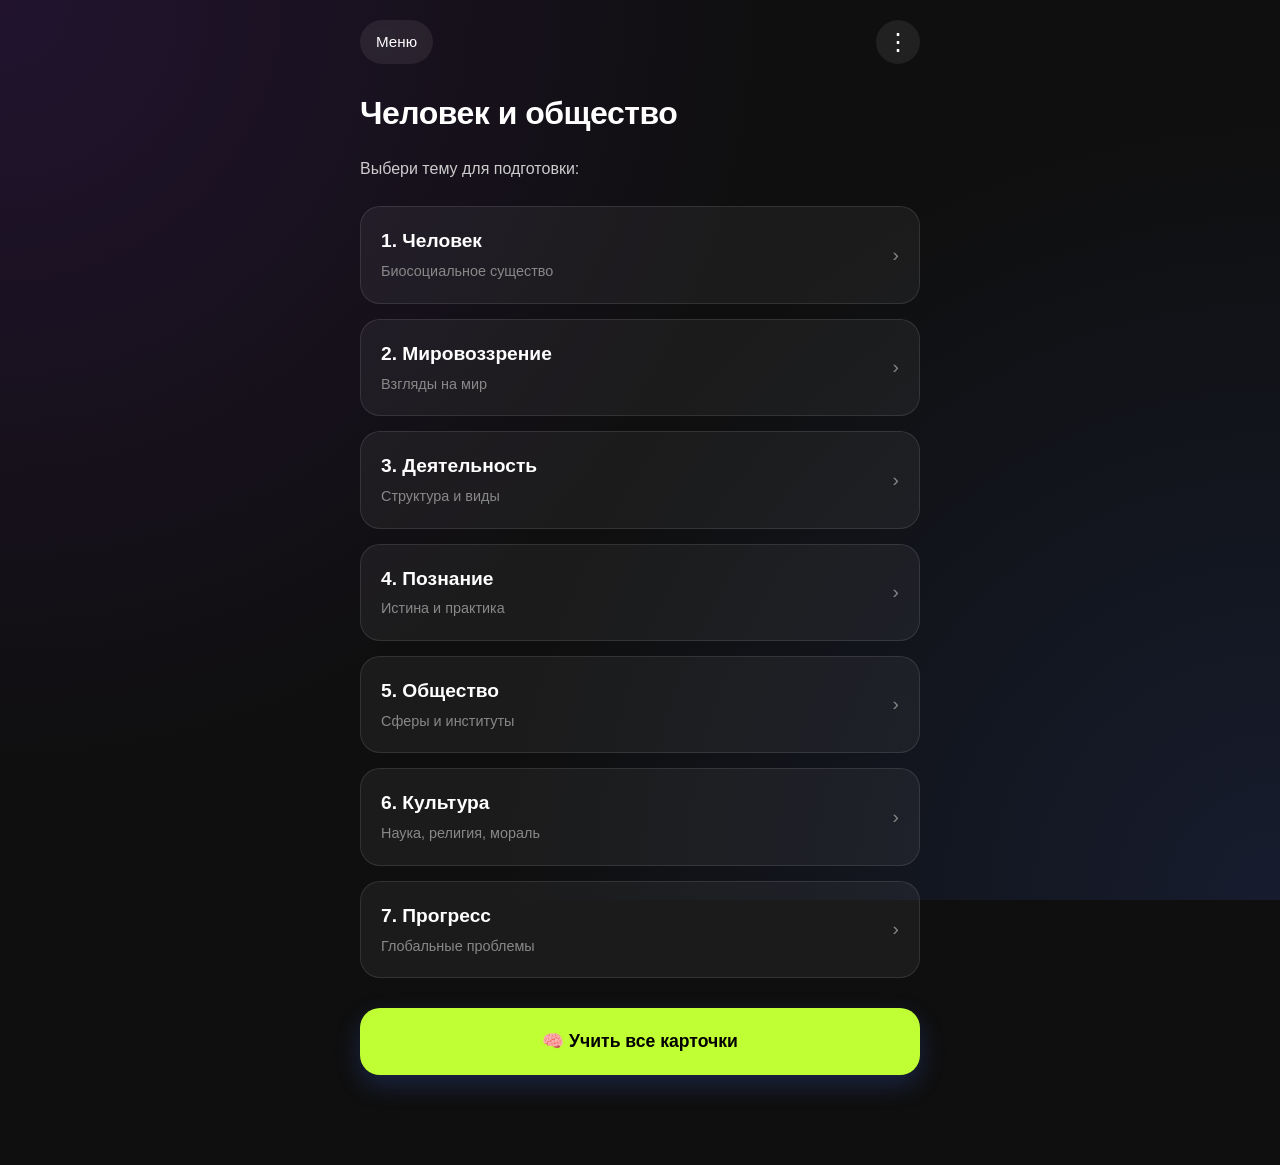
<file: index.html>
<!DOCTYPE html>
<html lang="ru">
<head>
    <meta charset="UTF-8">
    <meta name="viewport" content="width=device-width, initial-scale=1.0">
    <title>Человек и общество</title>
    <link rel="stylesheet" href="style.css">
</head>
<body>
    <div class="content-page">
        
        <!-- Верхнее меню как в темах (для красоты добавлена кнопка-таблетка) -->
        <div class="top-nav">
            <div class="back-btn" style="cursor: default;">Меню</div>
            <!-- Три точки для перехода к карточкам -->
            <div class="menu-container">
                <button class="menu-btn" onclick="document.querySelector('.menu-dropdown').classList.toggle('active')">⋮</button>
                <div class="menu-dropdown">
                    <a href="#" onclick="document.getElementById('start-flashcards').click(); return false;">🧠 Карточки</a>
                </div>
            </div>
        </div>

        <h1>Человек и общество</h1>
        <p>Выбери тему для подготовки:</p>

        <!-- Список тем в стиле приложения -->
        <div class="theme-list">
            <a href="1-chelovek.html" class="theme-item">
                <div>
                    <h3 style="margin: 0 0 5px 0; color: #fff;">1. Человек</h3>
                    <p style="margin: 0; font-size: 0.9rem; color: #888;">Биосоциальное существо</p>
                </div>
                <span style="color: #888; font-size: 1.2rem;">›</span>
            </a>

            <a href="2-mirovozzrenie.html" class="theme-item">
                <div>
                    <h3 style="margin: 0 0 5px 0; color: #fff;">2. Мировоззрение</h3>
                    <p style="margin: 0; font-size: 0.9rem; color: #888;">Взгляды на мир</p>
                </div>
                <span style="color: #888; font-size: 1.2rem;">›</span>
            </a>

            <a href="3-deyatelnost.html" class="theme-item">
                <div>
                    <h3 style="margin: 0 0 5px 0; color: #fff;">3. Деятельность</h3>
                    <p style="margin: 0; font-size: 0.9rem; color: #888;">Структура и виды</p>
                </div>
                <span style="color: #888; font-size: 1.2rem;">›</span>
            </a>

            <a href="4-poznanie.html" class="theme-item">
                <div>
                    <h3 style="margin: 0 0 5px 0; color: #fff;">4. Познание</h3>
                    <p style="margin: 0; font-size: 0.9rem; color: #888;">Истина и практика</p>
                </div>
                <span style="color: #888; font-size: 1.2rem;">›</span>
            </a>

            <a href="5-obschestvo.html" class="theme-item">
                <div>
                    <h3 style="margin: 0 0 5px 0; color: #fff;">5. Общество</h3>
                    <p style="margin: 0; font-size: 0.9rem; color: #888;">Сферы и институты</p>
                </div>
                <span style="color: #888; font-size: 1.2rem;">›</span>
            </a>

            <a href="6-kultura.html" class="theme-item">
                <div>
                    <h3 style="margin: 0 0 5px 0; color: #fff;">6. Культура</h3>
                    <p style="margin: 0; font-size: 0.9rem; color: #888;">Наука, религия, мораль</p>
                </div>
                <span style="color: #888; font-size: 1.2rem;">›</span>
            </a>

            <a href="7-progress.html" class="theme-item">
                <div>
                    <h3 style="margin: 0 0 5px 0; color: #fff;">7. Прогресс</h3>
                    <p style="margin: 0; font-size: 0.9rem; color: #888;">Глобальные проблемы</p>
                </div>
                <span style="color: #888; font-size: 1.2rem;">›</span>
            </a>
        </div>

        <!-- Синяя кнопка карточек (как блок Конституции в темах) -->
        <a href="#" class="card-all" id="start-flashcards" style="margin-top: 30px;">
            🧠 Учить все карточки
        </a>
    </div>

    <!-- Модальное окно карточек -->
    <div id="flashcard-modal" class="modal">
        <span class="close-modal">&times;</span>
        <div class="card-wrapper">
            <div id="flashcard" class="flashcard">
                <div id="fc-question" class="question"></div>
                <div id="fc-answer" class="answer"></div>
                <button id="fc-reveal" class="btn-reveal">Показать ответ</button>
            </div>
        </div>
        <div class="swipe-hints">
            <span class="hint-left">← Не верно</span>
            <span class="hint-right">Верно →</span>
        </div>
    </div>

    <script>
        const cards = [
            // 1. Человек
            { q: "Что такое человек?", a: "Биосоциальное существо, обладающее даром мышления и речи, способностью создавать орудия труда." },
            { q: "Статья 2 Конституции РФ?", a: "Человек, его права и свободы являются высшей ценностью." },
            { q: "Что такое индивид?", a: "Единичный представитель человеческого рода (биологические свойства)." },
            { q: "Что такое индивидуальность?", a: "Неповторимое сочетание биологических и социальных качеств." },
            { q: "Что такое личность?", a: "Человек как субъект социальных отношений и сознательной деятельности." },
            { q: "Статья 21 Конституции РФ?", a: "Достоинство личности охраняется государством. Ничто не может быть основанием для его умаления." },
            { q: "Пирамида потребностей по Маслоу?", a: "Физиологические → безопасность → социальные → уважение → самоактуализация." },
            
            // 2. Мировоззрение
            { q: "Что такое мировоззрение?", a: "Система взглядов человека на мир и своё место в нём." },
            { q: "Типы мировоззрения?", a: "Обыденное (житейское), религиозное, философское, научное." },
            { q: "Статья 13 Конституции РФ?", a: "В РФ признается идеологическое многообразие. Никакая идеология не может устанавливаться в качестве государственной." },
            { q: "Статья 29 Конституции РФ?", a: "Каждому гарантируется свобода мысли и слова. Цензура запрещается." },

            // 3. Деятельность
            { q: "Что такое деятельность?", a: "Специфически человеческая форма активного отношения к миру, направленная на его преобразование." },
            { q: "Структура деятельности?", a: "Субъект → объект → цель → мотив → средства → действия → результат." },
            { q: "Виды деятельности?", a: "Игра, учение, труд, общение." },
            { q: "Что такое свобода?", a: "Возможность действовать в соответствии со своими целями на основе познания необходимости." },
            { q: "Статья 17 Конституции РФ?", a: "Осуществление прав и свобод человека не должно нарушать права и свободы других лиц." },

            // 4. Познание
            { q: "Что такое познание?", a: "Процесс получения знаний о мире." },
            { q: "Уровни познания?", a: "Чувственное (ощущение, восприятие, представление) и рациональное (понятие, суждение, умозаключение)." },
            { q: "Что такое абсолютная истина?", a: "Полное, исчерпывающее знание о предмете." },
            { q: "Что такое относительная истина?", a: "Неполное, приблизительное, зависящее от условий знание." },
            { q: "Главный критерий истины?", a: "Практика." },

            // 5. Общество
            { q: "Что такое общество?", a: "Обособившаяся от природы, но тесно связанная с ней часть материального мира." },
            { q: "Сферы общества?", a: "Экономическая, социальная, политическая, духовная." },
            { q: "Что такое социальный институт?", a: "Исторически сложившаяся устойчивая форма организации совместной деятельности людей." },
            { q: "Статья 38 Конституции РФ?", a: "Материнство и детство, семья находятся под защитой государства." },
            { q: "Статья 42 Конституции РФ?", a: "Каждый имеет право на благоприятную окружающую среду." },

            // 6. Культура
            { q: "Что такое культура?", a: "Всё, что создано человеком (материальная и духовная культура)." },
            { q: "Формы культуры?", a: "Народная, массовая, элитарная." },
            { q: "Особенности науки?", a: "Объективность, системность, доказательность, проверяемость, рациональность." },
            { q: "Статья 43 Конституции РФ?", a: "Каждый имеет право на образование. Основное общее образование обязательно." },
            { q: "Статья 14 Конституции РФ?", a: "Российская Федерация — светское государство. Никакая религия не может устанавливаться в качестве государственной." },
            { q: "Функции искусства?", a: "Эстетическая, познавательная, воспитательная, коммуникативная, гедонистическая." },

            // 7. Прогресс
            { q: "Что такое прогресс?", a: "Движение от низшего к высшему, от простого к сложному." },
            { q: "Формы общественных изменений?", a: "Эволюция, революция, реформа." },
            { q: "Типы обществ?", a: "Традиционное, индустриальное, постиндустриальное (информационное)." },
            { q: "Что такое глобализация?", a: "Усиление взаимосвязи и взаимозависимости стран и народов." },
            { q: "Глобальные проблемы?", a: "Экологические, демографические, угроза войны, разрыв Север–Юг, пандемии." }
        ];

        document.addEventListener('DOMContentLoaded', () => {
            const btn = document.getElementById('start-flashcards'), 
                  modal = document.getElementById('flashcard-modal'), 
                  cardEl = document.getElementById('flashcard'), 
                  qText = document.getElementById('fc-question'), 
                  aText = document.getElementById('fc-answer'), 
                  btnReveal = document.getElementById('fc-reveal'), 
                  closeBtn = document.querySelector('.close-modal');
            
            let idx = 0;
            cards.sort(() => Math.random() - 0.5);

            function loadCard() { 
                qText.textContent = cards[idx].q; 
                aText.textContent = cards[idx].a; 
                aText.classList.remove('show'); 
                btnReveal.style.display = 'block'; 
                cardEl.classList.remove('swipe-right', 'swipe-left'); 
                cardEl.style.transition = 'none'; 
                cardEl.style.transform = 'translateX(0) rotate(0deg)'; 
                setTimeout(() => cardEl.style.transition = 'transform 0.3s ease, opacity 0.3s ease', 10); 
            }

            function nextCard() { 
                idx = (idx + 1) % cards.length; 
                loadCard(); 
            }

            btn.addEventListener('click', (e) => { 
                e.preventDefault(); 
                idx = 0; 
                loadCard(); 
                modal.classList.add('active'); 
            });
            
            closeBtn.addEventListener('click', () => modal.classList.remove('active'));
            btnReveal.addEventListener('click', () => { aText.classList.add('show'); btnReveal.style.display = 'none'; });

            let startX = 0, currentX = 0;
            cardEl.addEventListener('touchstart', (e) => { startX = e.touches[0].clientX; cardEl.style.transition = 'none'; });
            cardEl.addEventListener('touchmove', (e) => { currentX = e.touches[0].clientX - startX; cardEl.style.transform = `translateX(${currentX}px) rotate(${currentX * 0.05}deg)`; });
            cardEl.addEventListener('touchend', () => {
                cardEl.style.transition = 'transform 0.3s ease, opacity 0.3s ease';
                if (currentX > 100) {
                    cardEl.style.transform = `translateX(150%) rotate(15deg)`; cardEl.style.opacity = '0';
                    setTimeout(() => { nextCard(); cardEl.style.opacity = '1'; }, 300);
                } else if (currentX < -100) {
                    cardEl.style.transform = `translateX(-150%) rotate(-15deg)`; cardEl.style.opacity = '0';
                    setTimeout(() => { nextCard(); cardEl.style.opacity = '1'; }, 300);
                } else {
                    cardEl.style.transform = `translateX(0) rotate(0deg)`;
                }
                currentX = 0;
            });
        });
    </script>
</body>
</html>
</file>
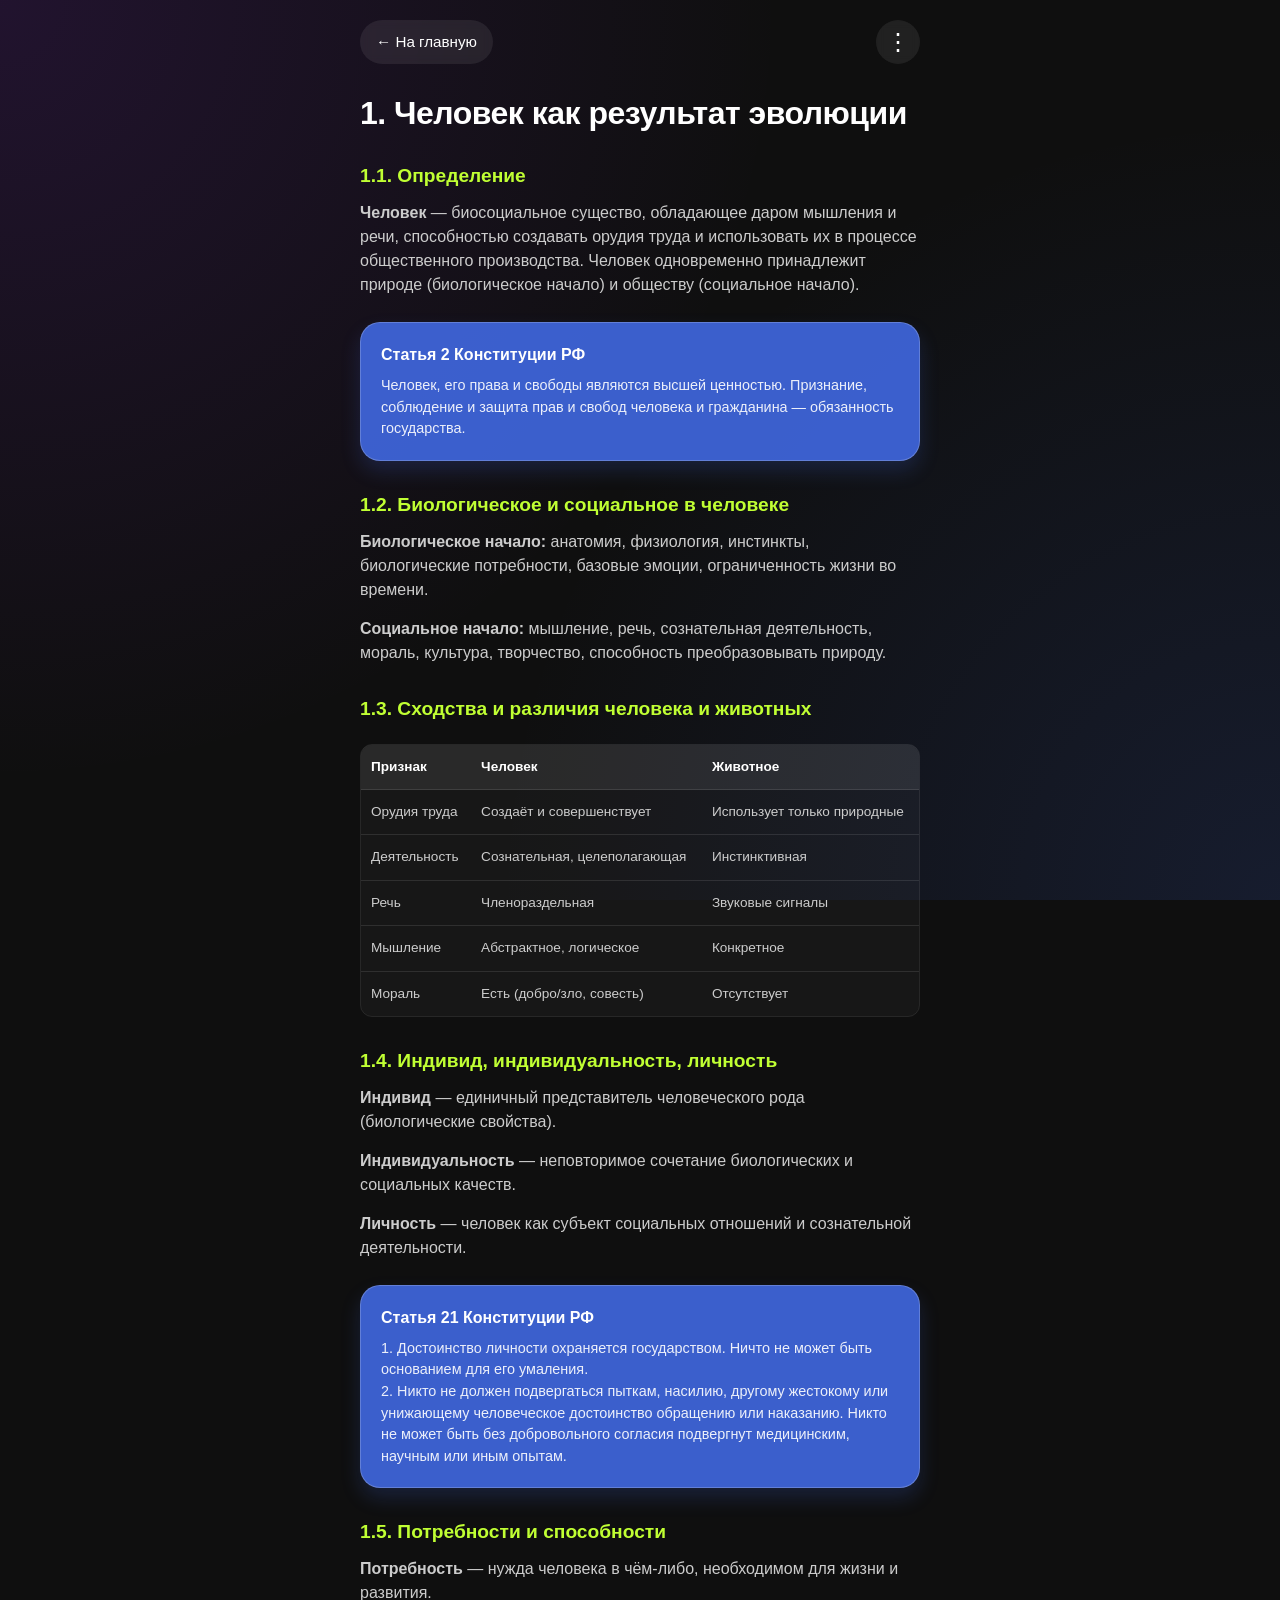
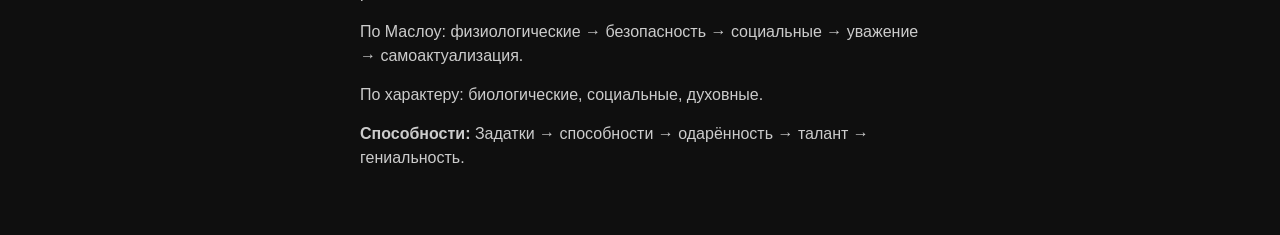
<file: 1-chelovek.html>
<!DOCTYPE html>
<html lang="ru">
<head>
    <meta charset="UTF-8">
    <meta name="viewport" content="width=device-width, initial-scale=1.0">
    <title>1. Человек</title>
    <link rel="stylesheet" href="style.css">
</head>
<body>
    <div class="content-page">
        <div class="top-nav">
            <a href="index.html" class="back-btn">← На главную</a>
            <div class="menu-container">
                <button class="menu-btn" onclick="document.querySelector('.menu-dropdown').classList.toggle('active')">⋮</button>
                <div class="menu-dropdown">
                    <a href="index.html">🏠 На главную</a>
                    <a href="2-mirovozzrenie.html">2. Мировоззрение →</a>
                </div>
            </div>
        </div>

        <h1>1. Человек как результат эволюции</h1>
        
        <h3>1.1. Определение</h3>
        <p><strong>Человек</strong> — биосоциальное существо, обладающее даром мышления и речи, способностью создавать орудия труда и использовать их в процессе общественного производства. Человек одновременно принадлежит природе (биологическое начало) и обществу (социальное начало).</p>

        <div class="constitution-block">
            <h4>Статья 2 Конституции РФ</h4>
            <p>Человек, его права и свободы являются высшей ценностью. Признание, соблюдение и защита прав и свобод человека и гражданина — обязанность государства.</p>
        </div>

        <h3>1.2. Биологическое и социальное в человеке</h3>
        <p><strong>Биологическое начало:</strong> анатомия, физиология, инстинкты, биологические потребности, базовые эмоции, ограниченность жизни во времени.</p>
        <p><strong>Социальное начало:</strong> мышление, речь, сознательная деятельность, мораль, культура, творчество, способность преобразовывать природу.</p>

        <h3>1.3. Сходства и различия человека и животных</h3>
        <div class="table-container">
            <table>
                <tr><th>Признак</th><th>Человек</th><th>Животное</th></tr>
                <tr><td>Орудия труда</td><td>Создаёт и совершенствует</td><td>Использует только природные</td></tr>
                <tr><td>Деятельность</td><td>Сознательная, целеполагающая</td><td>Инстинктивная</td></tr>
                <tr><td>Речь</td><td>Членораздельная</td><td>Звуковые сигналы</td></tr>
                <tr><td>Мышление</td><td>Абстрактное, логическое</td><td>Конкретное</td></tr>
                <tr><td>Мораль</td><td>Есть (добро/зло, совесть)</td><td>Отсутствует</td></tr>
            </table>
        </div>

        <h3>1.4. Индивид, индивидуальность, личность</h3>
        <p><strong>Индивид</strong> — единичный представитель человеческого рода (биологические свойства).</p>
        <p><strong>Индивидуальность</strong> — неповторимое сочетание биологических и социальных качеств.</p>
        <p><strong>Личность</strong> — человек как субъект социальных отношений и сознательной деятельности.</p>

        <div class="constitution-block">
            <h4>Статья 21 Конституции РФ</h4>
            <p>1. Достоинство личности охраняется государством. Ничто не может быть основанием для его умаления.<br>
            2. Никто не должен подвергаться пыткам, насилию, другому жестокому или унижающему человеческое достоинство обращению или наказанию. Никто не может быть без добровольного согласия подвергнут медицинским, научным или иным опытам.</p>
        </div>

        <h3>1.5. Потребности и способности</h3>
        <p><strong>Потребность</strong> — нужда человека в чём-либо, необходимом для жизни и развития.</p>
        <p>По Маслоу: физиологические → безопасность → социальные → уважение → самоактуализация.</p>
        <p>По характеру: биологические, социальные, духовные.</p>
        <p><strong>Способности:</strong> Задатки → способности → одарённость → талант → гениальность.</p>
    </div>
</body>
</html>
</file>
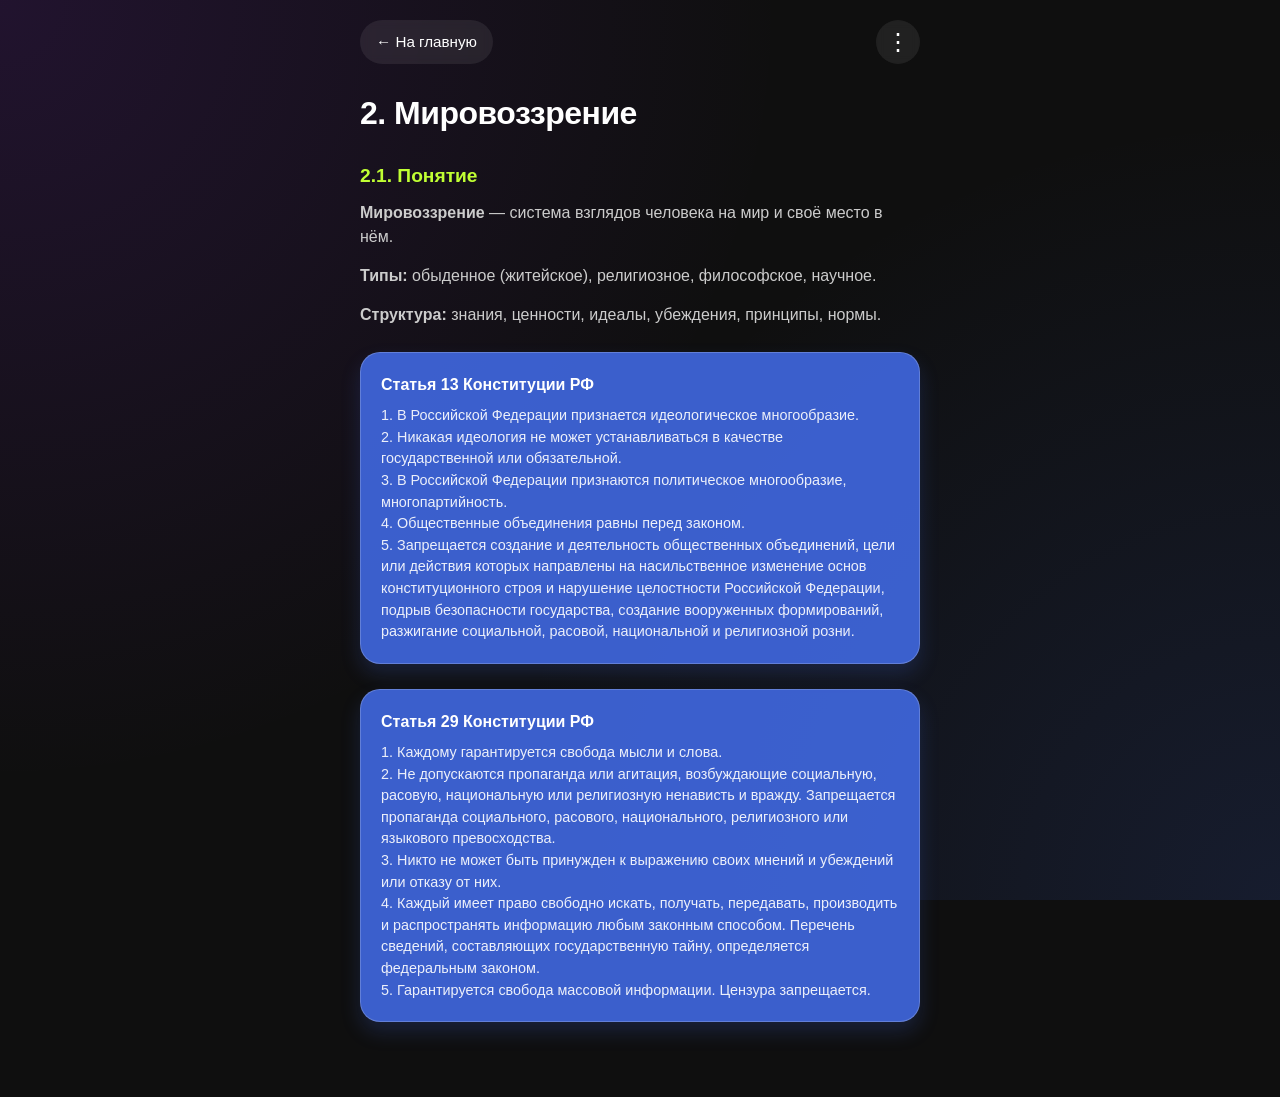
<file: 2-mirovozzrenie.html>
<!DOCTYPE html>
<html lang="ru">
<head>
    <meta charset="UTF-8">
    <meta name="viewport" content="width=device-width, initial-scale=1.0">
    <title>2. Мировоззрение</title>
    <link rel="stylesheet" href="style.css">
</head>
<body>
    <div class="content-page">
        <div class="top-nav">
            <a href="index.html" class="back-btn">← На главную</a>
            <div class="menu-container">
                <button class="menu-btn" onclick="document.querySelector('.menu-dropdown').classList.toggle('active')">⋮</button>
                <div class="menu-dropdown">
                    <a href="index.html">🏠 На главную</a>
                    <a href="1-chelovek.html">← 1. Человек</a>
                    <a href="3-deyatelnost.html">3. Деятельность →</a>
                </div>
            </div>
        </div>

        <h1>2. Мировоззрение</h1>
        
        <h3>2.1. Понятие</h3>
        <p><strong>Мировоззрение</strong> — система взглядов человека на мир и своё место в нём.</p>
        <p><strong>Типы:</strong> обыденное (житейское), религиозное, философское, научное.</p>
        <p><strong>Структура:</strong> знания, ценности, идеалы, убеждения, принципы, нормы.</p>

        <div class="constitution-block">
            <h4>Статья 13 Конституции РФ</h4>
            <p>1. В Российской Федерации признается идеологическое многообразие.<br>
            2. Никакая идеология не может устанавливаться в качестве государственной или обязательной.<br>
            3. В Российской Федерации признаются политическое многообразие, многопартийность.<br>
            4. Общественные объединения равны перед законом.<br>
            5. Запрещается создание и деятельность общественных объединений, цели или действия которых направлены на насильственное изменение основ конституционного строя и нарушение целостности Российской Федерации, подрыв безопасности государства, создание вооруженных формирований, разжигание социальной, расовой, национальной и религиозной розни.</p>
        </div>

        <div class="constitution-block">
            <h4>Статья 29 Конституции РФ</h4>
            <p>1. Каждому гарантируется свобода мысли и слова.<br>
            2. Не допускаются пропаганда или агитация, возбуждающие социальную, расовую, национальную или религиозную ненависть и вражду. Запрещается пропаганда социального, расового, национального, религиозного или языкового превосходства.<br>
            3. Никто не может быть принужден к выражению своих мнений и убеждений или отказу от них.<br>
            4. Каждый имеет право свободно искать, получать, передавать, производить и распространять информацию любым законным способом. Перечень сведений, составляющих государственную тайну, определяется федеральным законом.<br>
            5. Гарантируется свобода массовой информации. Цензура запрещается.</p>
        </div>
    </div>
</body>
</html>
</file>
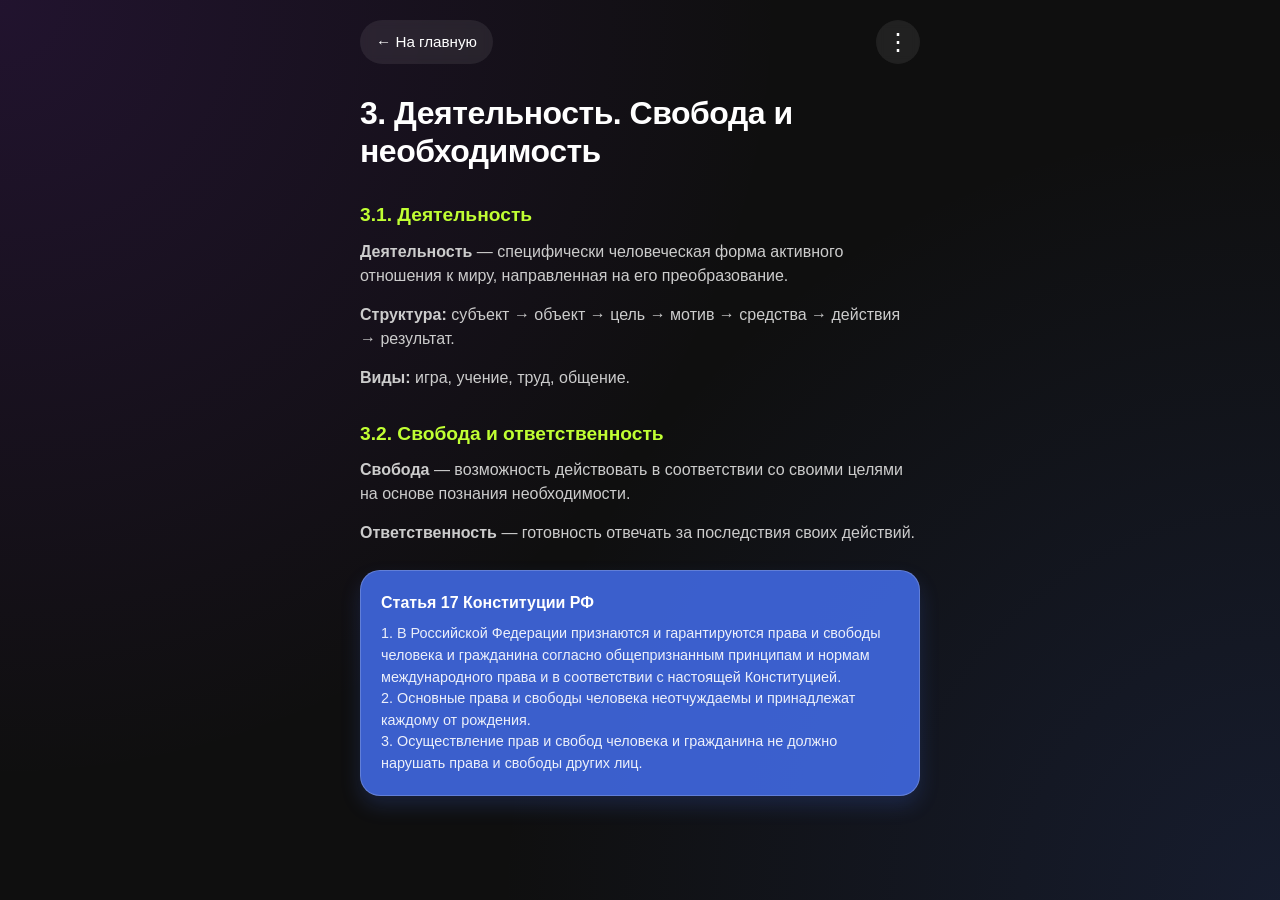
<file: 3-deyatelnost.html>
<!DOCTYPE html>
<html lang="ru">
<head>
    <meta charset="UTF-8">
    <meta name="viewport" content="width=device-width, initial-scale=1.0">
    <title>3. Деятельность</title>
    <link rel="stylesheet" href="style.css">
</head>
<body>
    <div class="content-page">
        <div class="top-nav">
            <a href="index.html" class="back-btn">← На главную</a>
            <div class="menu-container">
                <button class="menu-btn" onclick="document.querySelector('.menu-dropdown').classList.toggle('active')">⋮</button>
                <div class="menu-dropdown">
                    <a href="index.html">🏠 На главную</a>
                    <a href="2-mirovozzrenie.html">← 2. Мировоззрение</a>
                    <a href="4-poznanie.html">4. Познание →</a>
                </div>
            </div>
        </div>

        <h1>3. Деятельность. Свобода и необходимость</h1>
        
        <h3>3.1. Деятельность</h3>
        <p><strong>Деятельность</strong> — специфически человеческая форма активного отношения к миру, направленная на его преобразование.</p>
        <p><strong>Структура:</strong> субъект → объект → цель → мотив → средства → действия → результат.</p>
        <p><strong>Виды:</strong> игра, учение, труд, общение.</p>

        <h3>3.2. Свобода и ответственность</h3>
        <p><strong>Свобода</strong> — возможность действовать в соответствии со своими целями на основе познания необходимости.</p>
        <p><strong>Ответственность</strong> — готовность отвечать за последствия своих действий.</p>

        <div class="constitution-block">
            <h4>Статья 17 Конституции РФ</h4>
            <p>1. В Российской Федерации признаются и гарантируются права и свободы человека и гражданина согласно общепризнанным принципам и нормам международного права и в соответствии с настоящей Конституцией.<br>
            2. Основные права и свободы человека неотчуждаемы и принадлежат каждому от рождения.<br>
            3. Осуществление прав и свобод человека и гражданина не должно нарушать права и свободы других лиц.</p>
        </div>
    </div>
</body>
</html>
</file>
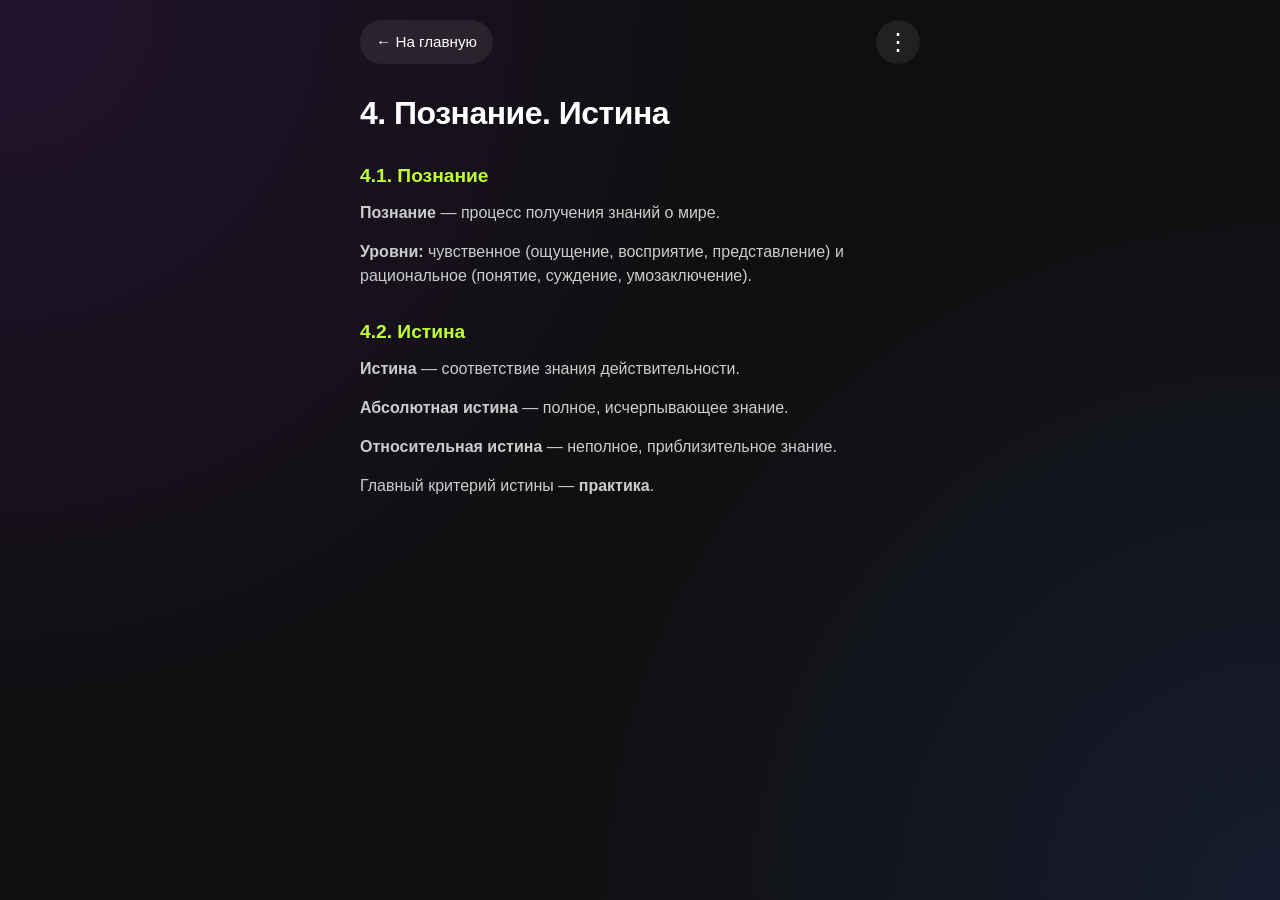
<file: 4-poznanie.html>
<!DOCTYPE html>
<html lang="ru">
<head>
    <meta charset="UTF-8">
    <meta name="viewport" content="width=device-width, initial-scale=1.0">
    <title>4. Познание</title>
    <link rel="stylesheet" href="style.css">
</head>
<body>
    <div class="content-page">
        <div class="top-nav">
            <a href="index.html" class="back-btn">← На главную</a>
            <div class="menu-container">
                <button class="menu-btn" onclick="document.querySelector('.menu-dropdown').classList.toggle('active')">⋮</button>
                <div class="menu-dropdown">
                    <a href="index.html">🏠 На главную</a>
                    <a href="3-deyatelnost.html">← 3. Деятельность</a>
                    <a href="5-obschestvo.html">5. Общество →</a>
                </div>
            </div>
        </div>

        <h1>4. Познание. Истина</h1>
        
        <h3>4.1. Познание</h3>
        <p><strong>Познание</strong> — процесс получения знаний о мире.</p>
        <p><strong>Уровни:</strong> чувственное (ощущение, восприятие, представление) и рациональное (понятие, суждение, умозаключение).</p>

        <h3>4.2. Истина</h3>
        <p><strong>Истина</strong> — соответствие знания действительности.</p>
        <p><strong>Абсолютная истина</strong> — полное, исчерпывающее знание.</p>
        <p><strong>Относительная истина</strong> — неполное, приблизительное знание.</p>
        <p>Главный критерий истины — <strong>практика</strong>.</p>
    </div>
</body>
</html>
</file>
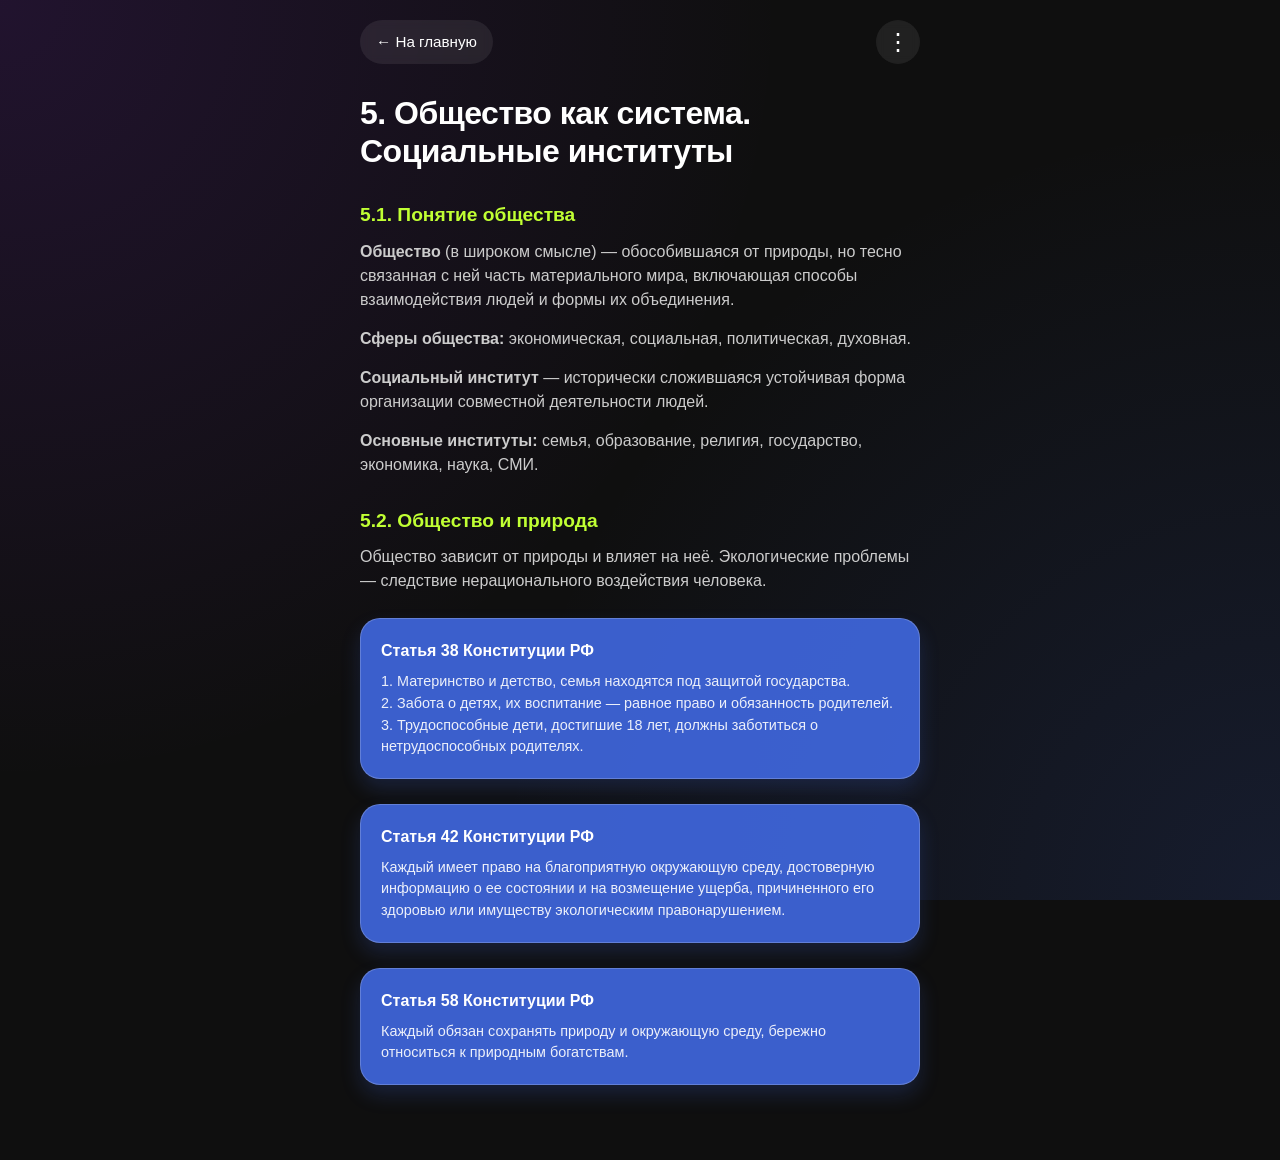
<file: 5-obschestvo.html>
<!DOCTYPE html>
<html lang="ru">
<head>
    <meta charset="UTF-8">
    <meta name="viewport" content="width=device-width, initial-scale=1.0">
    <title>5. Общество</title>
    <link rel="stylesheet" href="style.css">
</head>
<body>
    <div class="content-page">
        <div class="top-nav">
            <a href="index.html" class="back-btn">← На главную</a>
            <div class="menu-container">
                <button class="menu-btn" onclick="document.querySelector('.menu-dropdown').classList.toggle('active')">⋮</button>
                <div class="menu-dropdown">
                    <a href="index.html">🏠 На главную</a>
                    <a href="4-poznanie.html">← 4. Познание</a>
                    <a href="6-kultura.html">6. Культура →</a>
                </div>
            </div>
        </div>

        <h1>5. Общество как система. Социальные институты</h1>
        
        <h3>5.1. Понятие общества</h3>
        <p><strong>Общество</strong> (в широком смысле) — обособившаяся от природы, но тесно связанная с ней часть материального мира, включающая способы взаимодействия людей и формы их объединения.</p>
        <p><strong>Сферы общества:</strong> экономическая, социальная, политическая, духовная.</p>
        <p><strong>Социальный институт</strong> — исторически сложившаяся устойчивая форма организации совместной деятельности людей.</p>
        <p><strong>Основные институты:</strong> семья, образование, религия, государство, экономика, наука, СМИ.</p>

        <h3>5.2. Общество и природа</h3>
        <p>Общество зависит от природы и влияет на неё. Экологические проблемы — следствие нерационального воздействия человека.</p>

        <div class="constitution-block">
            <h4>Статья 38 Конституции РФ</h4>
            <p>1. Материнство и детство, семья находятся под защитой государства.<br>
            2. Забота о детях, их воспитание — равное право и обязанность родителей.<br>
            3. Трудоспособные дети, достигшие 18 лет, должны заботиться о нетрудоспособных родителях.</p>
        </div>

        <div class="constitution-block">
            <h4>Статья 42 Конституции РФ</h4>
            <p>Каждый имеет право на благоприятную окружающую среду, достоверную информацию о ее состоянии и на возмещение ущерба, причиненного его здоровью или имуществу экологическим правонарушением.</p>
        </div>

        <div class="constitution-block">
            <h4>Статья 58 Конституции РФ</h4>
            <p>Каждый обязан сохранять природу и окружающую среду, бережно относиться к природным богатствам.</p>
        </div>
    </div>
</body>
</html>
</file>
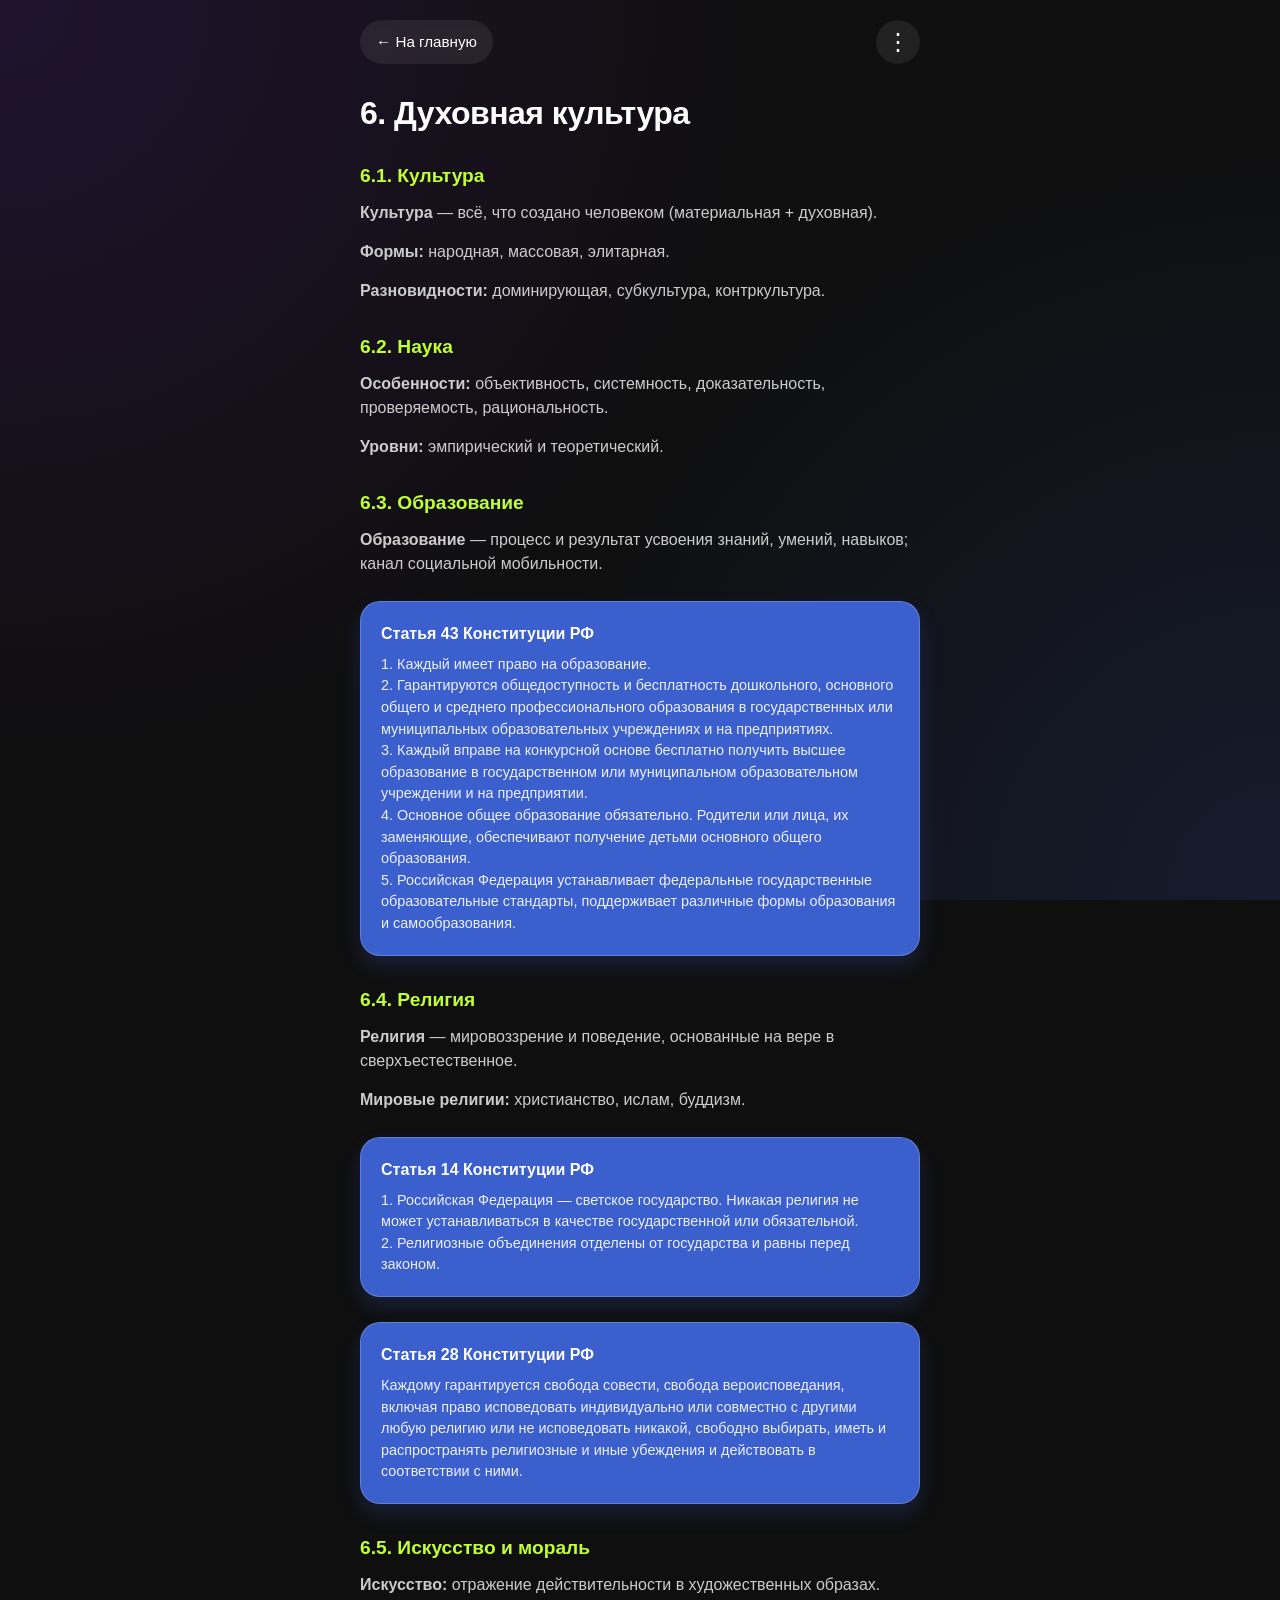
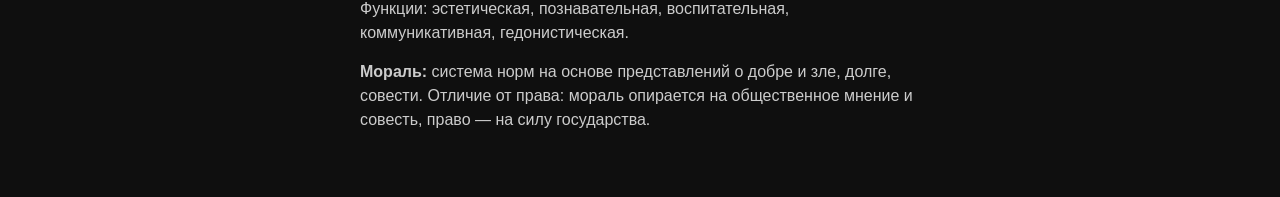
<file: 6-kultura.html>
<!DOCTYPE html>
<html lang="ru">
<head>
    <meta charset="UTF-8">
    <meta name="viewport" content="width=device-width, initial-scale=1.0">
    <title>6. Культура</title>
    <link rel="stylesheet" href="style.css">
</head>
<body>
    <div class="content-page">
        <div class="top-nav">
            <a href="index.html" class="back-btn">← На главную</a>
            <div class="menu-container">
                <button class="menu-btn" onclick="document.querySelector('.menu-dropdown').classList.toggle('active')">⋮</button>
                <div class="menu-dropdown">
                    <a href="index.html">🏠 На главную</a>
                    <a href="5-obschestvo.html">← 5. Общество</a>
                    <a href="7-progress.html">7. Прогресс →</a>
                </div>
            </div>
        </div>

        <h1>6. Духовная культура</h1>
        
        <h3>6.1. Культура</h3>
        <p><strong>Культура</strong> — всё, что создано человеком (материальная + духовная).</p>
        <p><strong>Формы:</strong> народная, массовая, элитарная.</p>
        <p><strong>Разновидности:</strong> доминирующая, субкультура, контркультура.</p>

        <h3>6.2. Наука</h3>
        <p><strong>Особенности:</strong> объективность, системность, доказательность, проверяемость, рациональность.</p>
        <p><strong>Уровни:</strong> эмпирический и теоретический.</p>

        <h3>6.3. Образование</h3>
        <p><strong>Образование</strong> — процесс и результат усвоения знаний, умений, навыков; канал социальной мобильности.</p>

        <div class="constitution-block">
            <h4>Статья 43 Конституции РФ</h4>
            <p>1. Каждый имеет право на образование.<br>
            2. Гарантируются общедоступность и бесплатность дошкольного, основного общего и среднего профессионального образования в государственных или муниципальных образовательных учреждениях и на предприятиях.<br>
            3. Каждый вправе на конкурсной основе бесплатно получить высшее образование в государственном или муниципальном образовательном учреждении и на предприятии.<br>
            4. Основное общее образование обязательно. Родители или лица, их заменяющие, обеспечивают получение детьми основного общего образования.<br>
            5. Российская Федерация устанавливает федеральные государственные образовательные стандарты, поддерживает различные формы образования и самообразования.</p>
        </div>

        <h3>6.4. Религия</h3>
        <p><strong>Религия</strong> — мировоззрение и поведение, основанные на вере в сверхъестественное.</p>
        <p><strong>Мировые религии:</strong> христианство, ислам, буддизм.</p>

        <div class="constitution-block">
            <h4>Статья 14 Конституции РФ</h4>
            <p>1. Российская Федерация — светское государство. Никакая религия не может устанавливаться в качестве государственной или обязательной.<br>
            2. Религиозные объединения отделены от государства и равны перед законом.</p>
        </div>

        <div class="constitution-block">
            <h4>Статья 28 Конституции РФ</h4>
            <p>Каждому гарантируется свобода совести, свобода вероисповедания, включая право исповедовать индивидуально или совместно с другими любую религию или не исповедовать никакой, свободно выбирать, иметь и распространять религиозные и иные убеждения и действовать в соответствии с ними.</p>
        </div>

        <h3>6.5. Искусство и мораль</h3>
        <p><strong>Искусство:</strong> отражение действительности в художественных образах. Функции: эстетическая, познавательная, воспитательная, коммуникативная, гедонистическая.</p>
        <p><strong>Мораль:</strong> система норм на основе представлений о добре и зле, долге, совести. Отличие от права: мораль опирается на общественное мнение и совесть, право — на силу государства.</p>
    </div>
</body>
</html>
</file>
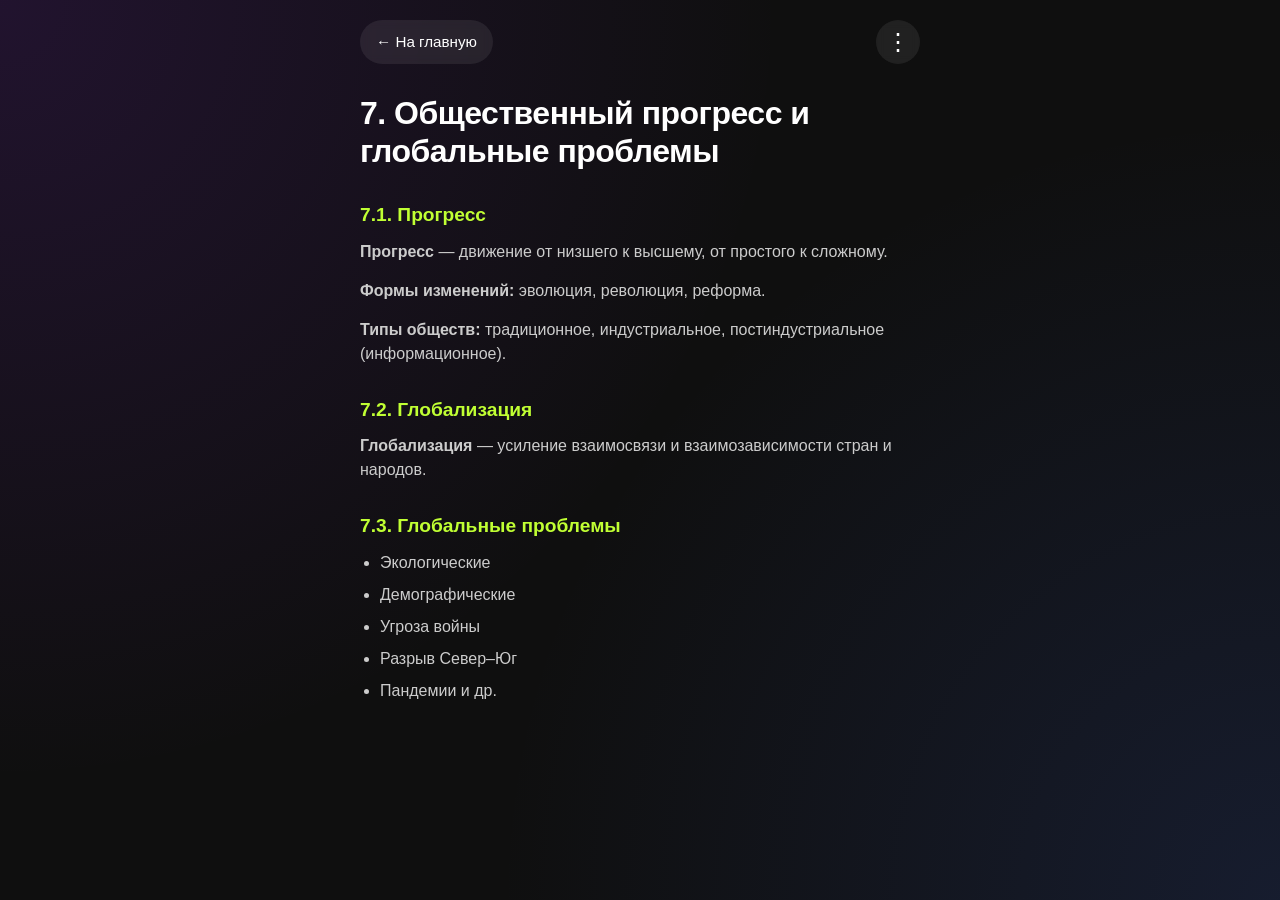
<file: 7-progress.html>
<!DOCTYPE html>
<html lang="ru">
<head>
    <meta charset="UTF-8">
    <meta name="viewport" content="width=device-width, initial-scale=1.0">
    <title>7. Прогресс</title>
    <link rel="stylesheet" href="style.css">
</head>
<body>
    <div class="content-page">
        <div class="top-nav">
            <a href="index.html" class="back-btn">← На главную</a>
            <div class="menu-container">
                <button class="menu-btn" onclick="document.querySelector('.menu-dropdown').classList.toggle('active')">⋮</button>
                <div class="menu-dropdown">
                    <a href="index.html">🏠 На главную</a>
                    <a href="6-kultura.html">← 6. Культура</a>
                </div>
            </div>
        </div>

        <h1>7. Общественный прогресс и глобальные проблемы</h1>
        
        <h3>7.1. Прогресс</h3>
        <p><strong>Прогресс</strong> — движение от низшего к высшему, от простого к сложному.</p>
        <p><strong>Формы изменений:</strong> эволюция, революция, реформа.</p>
        <p><strong>Типы обществ:</strong> традиционное, индустриальное, постиндустриальное (информационное).</p>

        <h3>7.2. Глобализация</h3>
        <p><strong>Глобализация</strong> — усиление взаимосвязи и взаимозависимости стран и народов.</p>

        <h3>7.3. Глобальные проблемы</h3>
        <ul>
            <li>Экологические</li>
            <li>Демографические</li>
            <li>Угроза войны</li>
            <li>Разрыв Север–Юг</li>
            <li>Пандемии и др.</li>
        </ul>
    </div>
</body>
</html>
</file>
<file: style.css>
/* =========================================
   БАЗОВЫЕ НАСТРОЙКИ
   ========================================= */
* { box-sizing: border-box; margin: 0; padding: 0; }

body {
    font-family: -apple-system, BlinkMacSystemFont, "Segoe UI", Roboto, Helvetica, Arial, sans-serif;
    background-color: #0f0f0f;
    /* Легкий фиолетовый и синий отблеск на фоне для глубины */
    background-image: radial-gradient(circle at 0% 0%, rgba(138, 43, 226, 0.15) 0%, transparent 50%),
                      radial-gradient(circle at 100% 100%, rgba(65, 105, 225, 0.15) 0%, transparent 50%);
    background-attachment: fixed;
    color: #ffffff;
    line-height: 1.5;
    padding-bottom: 30px;
    min-height: 100vh;
}

/* =========================================
   ГЛАВНАЯ СТРАНИЦА
   ========================================= */
header { padding: 40px 20px 20px; }
header h1 { font-size: 2.2rem; font-weight: 800; letter-spacing: -0.5px; margin-bottom: 5px; }
header p { color: #aaa; font-size: 1rem; }

.grid-container {
    display: flex; flex-direction: column; gap: 16px;
    max-width: 500px; margin: 0 auto; padding: 0 20px;
}

/* Карточки тем с прозрачностью */
.card {
    background: rgba(255, 255, 255, 0.05);
    backdrop-filter: blur(10px);
    -webkit-backdrop-filter: blur(10px);
    border: 1px solid rgba(255, 255, 255, 0.1);
    border-radius: 24px;
    padding: 24px;
    text-decoration: none; color: #fff;
    transition: all 0.3s ease;
    display: flex; flex-direction: column; justify-content: center;
}
.card:active { transform: scale(0.97); background: rgba(255, 255, 255, 0.1); }

.card h2 { font-size: 1.2rem; font-weight: 700; margin-bottom: 5px; }
.card p { font-size: 0.85rem; color: #aaa; }

/* БОЛЬШАЯ КНОПКА "ВСЕ КАРТОЧКИ" (Главный экран) */
.card-all {
    background: #c0ff33 !important; /* Салатовый */
    color: #000 !important;
    font-weight: 800;
    text-align: center;
    justify-content: center;
    align-items: center;
    font-size: 1.2rem;
    margin: 20px 0 40px 0;
    border: none;
    box-shadow: 0 10px 20px rgba(192, 255, 51, 0.2);
}

/* =========================================
   СТРАНИЦЫ ТЕМ (Верхнее меню)
   ========================================= */
.content-page {
    max-width: 600px; margin: 0 auto; padding: 20px;
}

.top-nav {
    display: flex; justify-content: space-between; align-items: center;
    margin-bottom: 30px;
}

.back-btn {
    background: rgba(255, 255, 255, 0.08);
    backdrop-filter: blur(5px);
    color: #fff; text-decoration: none;
    height: 44px; padding: 0 16px; border-radius: 22px; /* Кнопка-таблетка */
    display: flex; justify-content: center; align-items: center;
    font-size: 0.95rem; font-weight: 500;
    white-space: nowrap; /* Запрещаем перенос текста */
}

.menu-container { position: relative; }
.menu-btn {
    background: rgba(255, 255, 255, 0.08);
    backdrop-filter: blur(5px);
    color: #fff; border: none;
    width: 44px; height: 44px; border-radius: 50%;
    display: flex; justify-content: center; align-items: center;
    font-size: 1.5rem; cursor: pointer;
}
.menu-dropdown {
    display: none; position: absolute; right: 0; top: 55px;
    background: rgba(30, 30, 30, 0.95);
    backdrop-filter: blur(15px);
    border: 1px solid rgba(255,255,255,0.1);
    border-radius: 16px;
    width: 220px; z-index: 100; box-shadow: 0 10px 30px rgba(0,0,0,0.8);
    overflow: hidden;
}
.menu-dropdown.active { display: block; }
.menu-dropdown a {
    display: block; padding: 16px 20px; color: #fff; text-decoration: none;
    border-bottom: 1px solid rgba(255,255,255,0.05); font-size: 0.95rem;
}
.menu-dropdown a:last-child { border-bottom: none; }
.menu-dropdown a:hover { background: rgba(255,255,255,0.1); color: #c0ff33; }

/* =========================================
   ТЕКСТ ТЕМЫ
   ========================================= */
h1 { font-size: 2rem; font-weight: 800; margin-bottom: 25px; letter-spacing: -0.5px; line-height: 1.2; }
h3 { color: #c0ff33; margin: 30px 0 10px; font-size: 1.2rem; }
p { margin-bottom: 15px; color: #ccc; font-size: 1rem; }
ul { margin-left: 20px; color: #ccc; margin-bottom: 15px; }
li { margin-bottom: 8px; }

/* Таблица (починена, теперь не вылезает) */
.table-container {
    width: 100%;
    overflow-x: auto; /* Добавляет скролл, если таблица шире экрана */
    margin: 20px 0;
    border-radius: 12px;
    border: 1px solid rgba(255,255,255,0.1);
}
table {
    width: 100%; border-collapse: collapse; font-size: 0.85rem;
    background: rgba(255,255,255,0.03);
}
th, td { padding: 12px 10px; text-align: left; border-bottom: 1px solid rgba(255,255,255,0.1); }
th { background: rgba(255,255,255,0.08); color: #fff; font-weight: 600; white-space: nowrap; }
td { color: #ccc; }
tr:last-child td { border-bottom: none; }

/* Блок Конституции (с легкой прозрачностью) */
.constitution-block {
    background: rgba(65, 105, 225, 0.9); /* Синий с прозрачностью */
    border: 1px solid rgba(255,255,255,0.2);
    border-radius: 20px;
    padding: 20px; margin: 25px 0; 
    box-shadow: 0 10px 20px rgba(65, 105, 225, 0.2);
}
.constitution-block h4 { color: #fff; margin-bottom: 8px; font-size: 1rem; }
.constitution-block p { font-size: 0.9rem; margin: 0; color: #fff; line-height: 1.5; opacity: 0.9; }

/* ... (верхняя часть CSS остается без изменений) ... */

/* =========================================
   МОДАЛЬНОЕ ОКНО КАРТОЧЕК (ИСПРАВЛЕНО)
   ========================================= */
.modal {
    display: none; 
    position: fixed; top: 0; left: 0; width: 100%; height: 100%;
    background: rgba(15, 15, 15, 0.85); backdrop-filter: blur(8px);
    justify-content: center; align-items: center; 
    z-index: 1000; padding: 20px;
    flex-direction: column; /* Элементы друг под другом */
}
.modal.active { display: flex; }

.close-modal {
    position: absolute; top: 20px; right: 20px; font-size: 2.5rem; color: #fff; cursor: pointer; z-index: 1001;
}

.card-wrapper {
    position: relative; 
    width: 100%; max-width: 340px; 
    height: 450px; /* Фиксированная высота */
    margin-bottom: 20px;
}

.flashcard {
    background: #ffffff; border-radius: 32px; 
    width: 100%; height: 100%;
    display: flex; flex-direction: column; justify-content: space-between; align-items: center;
    padding: 30px; text-align: center; 
    position: absolute; top: 0; left: 0;
    transition: transform 0.3s ease, opacity 0.3s ease;
    box-shadow: 0 20px 40px rgba(0,0,0,0.5);
    cursor: grab; user-select: none;
}
.flashcard:active { cursor: grabbing; }

.swipe-right { transform: translateX(150%) rotate(15deg) !important; opacity: 0; }
.swipe-left { transform: translateX(-150%) rotate(-15deg) !important; opacity: 0; }

.question { font-size: 1.4rem; font-weight: 800; color: #000; margin-top: 20px; line-height: 1.3; }
.answer { font-size: 1.1rem; color: #8a2be2; font-weight: 700; display: none; margin-bottom: 20px; }
.answer.show { display: block; }

.btn-reveal {
    background: #1e1e1e; color: #fff; border: none; padding: 16px 20px;
    border-radius: 16px; font-size: 1rem; font-weight: 600; cursor: pointer; 
    width: 100%; margin-top: auto;
}

/* Подсказки стоят ровно под карточкой */
.swipe-hints {
    display: flex; justify-content: space-between; 
    width: 100%; max-width: 340px; 
    font-size: 1rem; font-weight: 600;
}
.hint-left { color: #ff4d4d; }
.hint-right { color: #c0ff33; }
/* =========================================
   СПИСОК ТЕМ НА ГЛАВНОЙ (Кнопки)
   ========================================= */
.theme-list {
    display: flex;
    flex-direction: column;
    gap: 15px; /* Расстояние между кнопками */
    margin-top: 25px;
}

.theme-item {
    display: flex;
    justify-content: space-between; /* Текст слева, стрелка справа */
    align-items: center;
    background: rgba(255, 255, 255, 0.05); /* Полупрозрачный фон кнопки */
    border: 1px solid rgba(255, 255, 255, 0.1);
    border-radius: 20px; /* Скругленные углы */
    padding: 20px;
    text-decoration: none;
    transition: all 0.2s ease;
}

.theme-item:active {
    background: rgba(255, 255, 255, 0.1);
    transform: scale(0.98); /* Эффект нажатия */
}

/* Текст внутри кнопки */
.theme-text h2 {
    margin: 0 0 5px 0;
    color: #ffffff;
    font-size: 1.2rem;
    font-weight: 700;
}

.theme-text p {
    margin: 0;
    color: #a0a5b5;
    font-size: 0.9rem;
}

/* Стрелочка справа */
.theme-arrow {
    color: #ffffff;
    font-size: 1.8rem;
    font-weight: 300;
    opacity: 0.5;
}

/* Кнопка карточек */
.card-all {
    display: block;
    background: #4169e1; /* Синий */
    color: #fff;
    text-align: center;
    padding: 20px;
    border-radius: 20px;
    font-weight: 700;
    font-size: 1.1rem;
    text-decoration: none;
    margin-top: 30px;
    box-shadow: 0 10px 25px rgba(65, 105, 225, 0.25);
}
</file>
